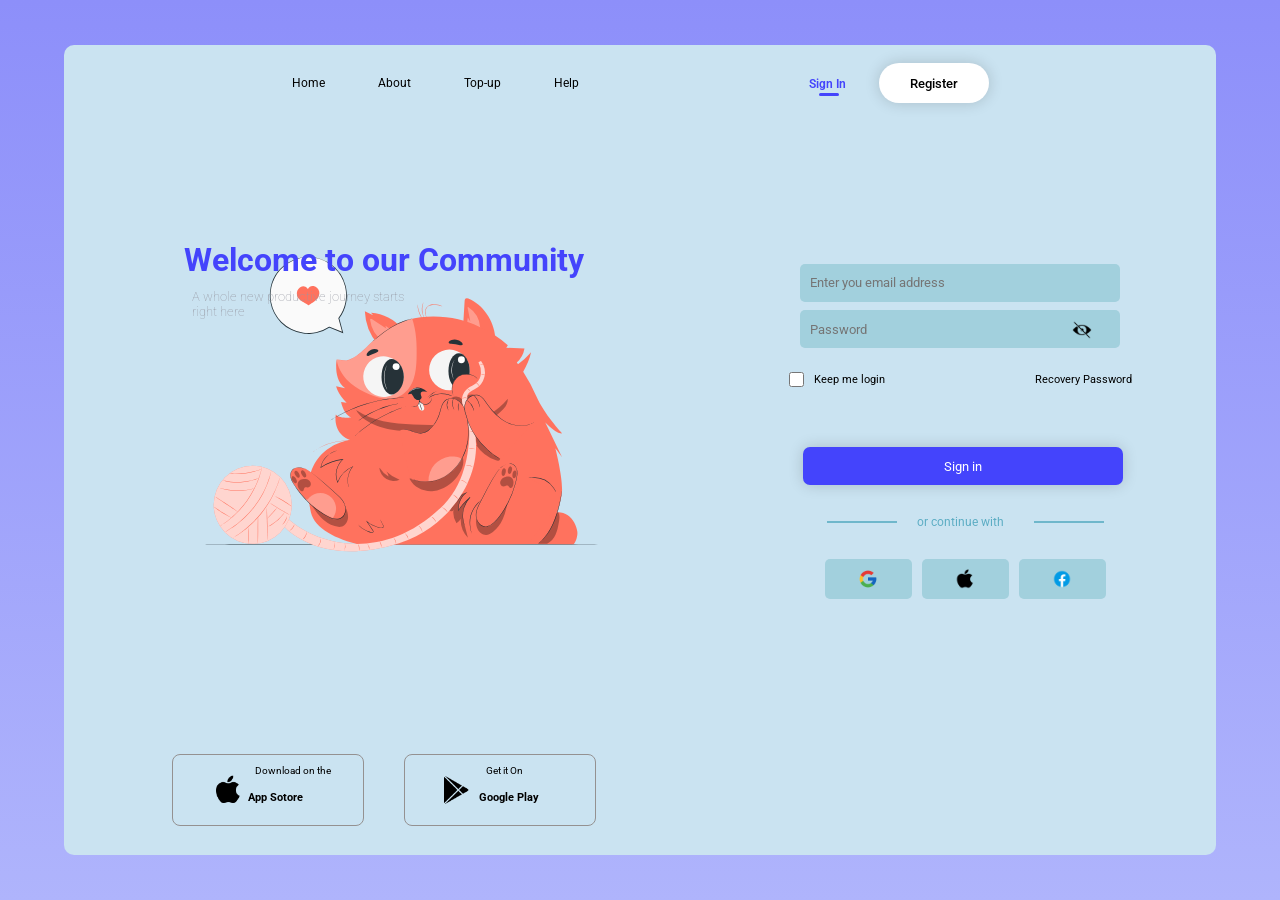
<file: index.html>
<html lang="en">
<head>
    <meta charset="UTF-8">
    <meta http-equiv="X-UA-Compatible" content="IE=edge">
    <meta name="viewport" content="width=device-width, initial-scale=1.0">
    <link rel="stylesheet" href="index.css">
    <title>Login</title>
</head>
<body>
    <header>
        <nav>
          <div class="menu">
            <a href="#" target="_blank" rel="noopener noreferrer">
                Home
            </a> 
            <a href="#" target="_blank" rel="noopener noreferrer">
                About
            </a> 
            <a href="#" target="_blank" rel="noopener noreferrer">
                Top-up
            </a> 
            <a href="#" target="_blank" rel="noopener noreferrer">
                Help
            </a> 
          </div>
          <div class="register">
            <a href="#" target="_blank" rel="noopener noreferrer">
                Sign In
            </a>
            <div></div>
            <button>Register</button>
          </div>
        </nav>
    </header>
    <main>
        <div class="left-side">
            <div class="image">
                <h1>Welcome to our Community</h1>
                <p>A whole new productive journey starts right here</p>
                <img src="./img/login-cat-animal-animate.svg" alt="">
            </div>
            <div class="store">
                <a href="#" class="apple-store">
                    <img src="./img/apple.png" alt="">
                    <p>Download on the</p>
                    <h6>App Sotore</h6>
                </a>
                <a  class="google-store">
                    <img src="./img/google-play.png" alt="">
                    <p>Get it On</p>
                    <h6>Google Play</h6>
                </a>
            </div>
        </div>
        <div class="right-side">
            <div class="form">
                <input  placeholder="Enter you email address" type="text">
                <div>
                    <input placeholder="Password" type="text">
                    <button><img src="./img/eye.png" alt=""></button>
                </div>
                <div class="check">
                    <input  id="check" type="checkbox">
                    <label for="check">Keep me login</label>
                    <a href="#">Recovery Password</a>
                </div>
            </div>
            <div class="sign" >
                <button>Sign in</button>
                <div>
                    <div></div>
                    <p>or continue with</p>
                    <div></div>
                </div>
            </div>
            <div class="logos">
                <a href="#">
                    <img src="./img/google.png" alt="">
                </a>
                <a href="#">
                    <img src="./img/apple.png" alt="">
                </a>
                <a href="#">
                    <img src="./img/facebook1.png" alt="">
                </a>
            </div>
        </div>
    </main>
</body>
</html>
</file>
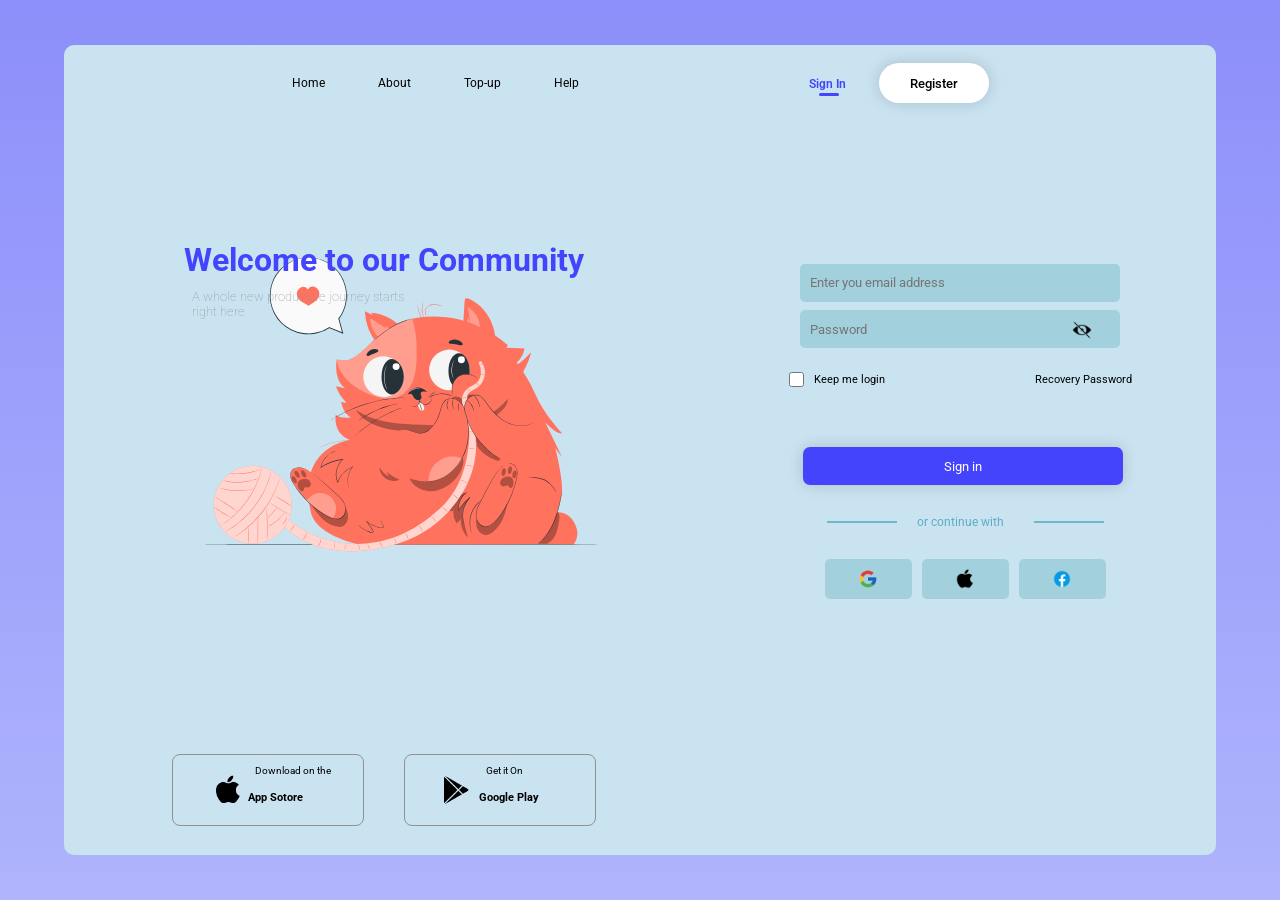
<file: src/index.html>
<html lang="en">
<head>
    <meta charset="UTF-8">
    <meta http-equiv="X-UA-Compatible" content="IE=edge">
    <meta name="viewport" content="width=device-width, initial-scale=1.0">
    <link rel="stylesheet" href="index.css">
    <title>Login</title>
</head>
<body>
    <header>
        <nav>
          <div class="menu">
            <a href="#" target="_blank" rel="noopener noreferrer">
                Home
            </a> 
            <a href="#" target="_blank" rel="noopener noreferrer">
                About
            </a> 
            <a href="#" target="_blank" rel="noopener noreferrer">
                Top-up
            </a> 
            <a href="#" target="_blank" rel="noopener noreferrer">
                Help
            </a> 
          </div>
          <div class="register">
            <a href="#" target="_blank" rel="noopener noreferrer">
                Sign In
            </a>
            <div></div>
            <button>Register</button>
          </div>
        </nav>
    </header>
    <main>
        <div class="left-side">
            <div class="image">
                <h1>Welcome to our Community</h1>
                <p>A whole new productive journey starts right here</p>
                <img src="../img/login-cat-animal-animate.svg" alt="">
            </div>
            <div class="store">
                <a href="#" class="apple-store">
                    <img src="../img/apple.png" alt="">
                    <p>Download on the</p>
                    <h6>App Sotore</h6>
                </a>
                <a  class="google-store">
                    <img src="../img/google-play.png" alt="">
                    <p>Get it On</p>
                    <h6>Google Play</h6>
                </a>
            </div>
        </div>
        <div class="right-side">
            <div class="form">
                <input  placeholder="Enter you email address" type="text">
                <div>
                    <input placeholder="Password" type="text">
                    <button><img src="../img/eye.png" alt=""></button>
                </div>
                <div class="check">
                    <input  id="check" type="checkbox">
                    <label for="check">Keep me login</label>
                    <a href="#">Recovery Password</a>
                </div>
            </div>
            <div class="sign" >
                <button>Sign in</button>
                <div>
                    <div></div>
                    <p>or continue with</p>
                    <div></div>
                </div>
            </div>
            <div class="logos">
                <a href="#">
                    <img src="../img/google.png" alt="">
                </a>
                <a href="#">
                    <img src="../img/apple.png" alt="">
                </a>
                <a href="#">
                    <img src="../img/facebook1.png" alt="">
                </a>
            </div>
        </div>
    </main>
</body>
</html>
</file>
<file: index.css>
@import url('https://fonts.googleapis.com/css2?family=Roboto:wght@500&display=swap');

*, ::before, ::after{
    content: "";
    margin: 0;
    padding: 0;
    font-family: "roboto";
    border: none;
}

body{
    background-image: linear-gradient( rgb(141, 143, 250) , rgb(175, 180, 252));
    display: flex;
    justify-content: center;
    align-items: center;
    flex-direction: column;
    width: 100vw;
    height: 100vh; 
}
a{
    text-decoration: none;
    cursor: pointer;
}

header{
    width: 90vw;
    height: 10vh;
    background: rgb(202, 227, 241);
    border-radius: 10px 10px 0 0;
    padding-top: 2vh;
    box-sizing: border-box;
}
nav{
    display: flex;
    justify-content: center;
    align-items: center; 
}

.menu{
    margin-right: 80px;
}

.menu a{
    color: black;
    margin-right: 50px;
    font-size: 12px;
}
.register{
    padding-left: 100px;
    position: relative;
}
.register  a{
    margin-right: 30px;
    font-size: 12px;
    font-weight: 600;
    color: rgb(68, 68, 252);
}
.register  div{
    margin-left: 100px;;
    width: 20px;
    height: 3px;
    background-color: rgb(68, 68, 252);
    position: absolute;
    top: 30;
    left: 10px;
    border-radius: 80px;
}

.register button{
    height: 40px;
    width: 110px;
    border-radius: 50px;
    background: white;
    font-weight: 500;
    cursor: pointer;
    box-shadow: 0px 0px 15px rgba(0, 0, 0, 0.164);
}

main{
    width: 90vw;
    height: 80vh;
    background: rgb(202, 227, 241);
    border-radius: 0 0 10px 10px;
    display: flex;
    position: relative;
    justify-content: space-between;
    z-index: -1;
}

main .left-side{
    display: flex;
    flex-direction: column;
}

main .left-side .image{
    display: flex;
    justify-content: center;
    align-items: center;
    flex-direction: column;
    position: relative;
    height: 90vh;
}

main .left-side .image h1{
    color: rgb(68, 68, 252);
    margin-top: -300px;
}

main .left-side .image p{
    width: 220px;
    font-size: 13px;
    color: rgb(151, 153, 163);
    font-weight: 100;
    margin-top: 10px;
    margin-left: -165px;
}

main .left-side .image img{
    position: absolute;
    max-width: 450px;
    max-height: 450px;
    z-index: -1;
    top:-10px;
    left: 115px;
}

.store{
    display: flex;
    justify-content: center;
    align-items: center;
    height: 20vh;
    width: 50vw;
}

.apple-store {
    display: flex;
    justify-content: center;
    align-items: center;
    position: relative;
    width: 15vw;
    height: 8vh;
    border: 1px solid rgb(148, 145, 145);
    box-sizing: border-box;
    border-radius: 8px;
    cursor: pointer;
    background: rgb(202, 227, 241);
}

.apple-store img{
    max-width: 30px;
    max-height: 30px;
    margin-left: -20px;
}

.apple-store p{
    font-size: 10px;
    position: absolute;
    left: 43%;
    top: 10px;
    color: black;
}

.apple-store h6 {
    margin-top: 15px;
    margin-left: 5px;
    color: black;
}


.google-store {
    display: flex;
    justify-content: center;
    align-items: center;
    position: relative;
    width: 15vw;
    height: 8vh;
    border: 1px solid rgb(148, 145, 145);
    box-sizing: border-box;
    border-radius: 8px;
    cursor: pointer;
    background: rgb(202, 227, 241);
    margin-left: 40px;
}

.google-store img{
    max-width: 30px;
    max-height: 30px;
    margin-left: -20px;
}

.google-store p{
    font-size: 10px;
    position: absolute;
    left: 62px;
    top: 10px;
    left: 42.8%;
}

.google-store h6 {
    margin-top: 15px;
    margin-left: 8px;
    color: black;
}


main .right-side{
    display: flex;
    flex-direction: column;
    height: 80vh;
    width: 50vw;
}

.form{
    display: flex;
    flex-direction: column;
    position: relative;
    height: 40vh;
    padding: 30px;
    padding-top: 40px;
    box-sizing: border-box;
    position: relative;
    justify-content: center;
    align-items: center;
    
}

.form input {
    height: 38px;
    width: 25vw;
    border-radius:5px;
    background: rgb(162, 208, 221);
    margin-top: 10px;
    padding-left: 10px;
    margin-left: 0px ;
}

.form div{
    height: 35px;
    width: 30vw;
    position: relative;
    display: flex;
    justify-content: center;
    align-items: center;
}

.form div input{
    margin-top: 20px;
}

.form div button{
    right: 60;
    top: 18px;
    width: 20px;
    height: 20px;
    position: absolute;
    background-color: transparent;
    cursor: pointer;
}

.form div img{
    width: 20px;
    height: 20px;
}

.check{
    padding-top: 15px;
    display: flex;
    justify-content: center;
    align-items: flex-start;
    font-size: 11px;
    margin-left: 0px;
}

.check input{
    height: 15px;
    width: 15px;
    border-radius:7px;
    margin-right: 10px;
}

.check label {
    margin-top: 20px;
    margin-right: 120px;
}

.check a {
    margin-top: 20px;
    color: black;
    cursor: pointer;
    padding-left: 30px;
    box-sizing: border-box;
}

.sign{
    margin-top: -48px;
    display: flex;
    justify-content: center;
    align-items: center;
    flex-direction: column;
}

.sign button{
  width: 25vw;
  height: 38px;
  margin-left:  5px;  
  margin-bottom: 30px;
  border-radius: 7px;
  background-color: rgb(68, 68, 252);
  color: white;
  box-shadow: 0px 0px 15px rgba(0, 0, 0, 0.164);
}

.sign div {
    display: flex;
    justify-content: center;
    align-items: center;
    margin-left: 20px;
}

.sign div div{
    width: 70px;
    height: 2px;
    background-color: rgba(92, 174, 196, 0.822);
    margin-left: -10px;
}

.sign p {
    margin-right: 40px;
    margin-left: 20px;
    font-size: 12px;
    color: rgb(92, 173, 196);
}

.logos{
    margin-top: 30px;
    display: flex;
    justify-content: center;
    align-items: center;
    margin-left: 20px;
}

.logos a {
    display: flex;
    justify-content: center;
    align-items: center;
    height: 40px;
    width: 87px;
    background: rgb(162, 208, 221);
    margin-right: 10px;
    border-radius: 5px;
}

.logos a img{
    width: 20px;
    height: 20px;
}
</file>
<file: src/index.css>
@import url('https://fonts.googleapis.com/css2?family=Roboto:wght@500&display=swap');

*, ::before, ::after{
    content: "";
    margin: 0;
    padding: 0;
    font-family: "roboto";
    border: none;
}

body{
    background-image: linear-gradient( rgb(141, 143, 250) , rgb(175, 180, 252));
    display: flex;
    justify-content: center;
    align-items: center;
    flex-direction: column;
    width: 100vw;
    height: 100vh; 
}
a{
    text-decoration: none;
    cursor: pointer;
}

header{
    width: 90vw;
    height: 10vh;
    background: rgb(202, 227, 241);
    border-radius: 10px 10px 0 0;
    padding-top: 2vh;
    box-sizing: border-box;
}
nav{
    display: flex;
    justify-content: center;
    align-items: center; 
}

.menu{
    margin-right: 80px;
}

.menu a{
    color: black;
    margin-right: 50px;
    font-size: 12px;
}
.register{
    padding-left: 100px;
    position: relative;
}
.register  a{
    margin-right: 30px;
    font-size: 12px;
    font-weight: 600;
    color: rgb(68, 68, 252);
}
.register  div{
    margin-left: 100px;;
    width: 20px;
    height: 3px;
    background-color: rgb(68, 68, 252);
    position: absolute;
    top: 30;
    left: 10px;
    border-radius: 80px;
}

.register button{
    height: 40px;
    width: 110px;
    border-radius: 50px;
    background: white;
    font-weight: 500;
    cursor: pointer;
    box-shadow: 0px 0px 15px rgba(0, 0, 0, 0.164);
}

main{
    width: 90vw;
    height: 80vh;
    background: rgb(202, 227, 241);
    border-radius: 0 0 10px 10px;
    display: flex;
    position: relative;
    justify-content: space-between;
    z-index: -1;
}

main .left-side{
    display: flex;
    flex-direction: column;
}

main .left-side .image{
    display: flex;
    justify-content: center;
    align-items: center;
    flex-direction: column;
    position: relative;
    height: 90vh;
}

main .left-side .image h1{
    color: rgb(68, 68, 252);
    margin-top: -300px;
}

main .left-side .image p{
    width: 220px;
    font-size: 13px;
    color: rgb(151, 153, 163);
    font-weight: 100;
    margin-top: 10px;
    margin-left: -165px;
}

main .left-side .image img{
    position: absolute;
    max-width: 450px;
    max-height: 450px;
    z-index: -1;
    top:-10px;
    left: 115px;
}

.store{
    display: flex;
    justify-content: center;
    align-items: center;
    height: 20vh;
    width: 50vw;
}

.apple-store {
    display: flex;
    justify-content: center;
    align-items: center;
    position: relative;
    width: 15vw;
    height: 8vh;
    border: 1px solid rgb(148, 145, 145);
    box-sizing: border-box;
    border-radius: 8px;
    cursor: pointer;
    background: rgb(202, 227, 241);
}

.apple-store img{
    max-width: 30px;
    max-height: 30px;
    margin-left: -20px;
}

.apple-store p{
    font-size: 10px;
    position: absolute;
    left: 43%;
    top: 10px;
    color: black;
}

.apple-store h6 {
    margin-top: 15px;
    margin-left: 5px;
    color: black;
}


.google-store {
    display: flex;
    justify-content: center;
    align-items: center;
    position: relative;
    width: 15vw;
    height: 8vh;
    border: 1px solid rgb(148, 145, 145);
    box-sizing: border-box;
    border-radius: 8px;
    cursor: pointer;
    background: rgb(202, 227, 241);
    margin-left: 40px;
}

.google-store img{
    max-width: 30px;
    max-height: 30px;
    margin-left: -20px;
}

.google-store p{
    font-size: 10px;
    position: absolute;
    left: 62px;
    top: 10px;
    left: 42.8%;
}

.google-store h6 {
    margin-top: 15px;
    margin-left: 8px;
    color: black;
}


main .right-side{
    display: flex;
    flex-direction: column;
    height: 80vh;
    width: 50vw;
}

.form{
    display: flex;
    flex-direction: column;
    position: relative;
    height: 40vh;
    padding: 30px;
    padding-top: 40px;
    box-sizing: border-box;
    position: relative;
    justify-content: center;
    align-items: center;
    
}

.form input {
    height: 38px;
    width: 25vw;
    border-radius:5px;
    background: rgb(162, 208, 221);
    margin-top: 10px;
    padding-left: 10px;
    margin-left: 0px ;
}

.form div{
    height: 35px;
    width: 30vw;
    position: relative;
    display: flex;
    justify-content: center;
    align-items: center;
}

.form div input{
    margin-top: 20px;
}

.form div button{
    right: 60;
    top: 18px;
    width: 20px;
    height: 20px;
    position: absolute;
    background-color: transparent;
    cursor: pointer;
}

.form div img{
    width: 20px;
    height: 20px;
}

.check{
    padding-top: 15px;
    display: flex;
    justify-content: center;
    align-items: flex-start;
    font-size: 11px;
    margin-left: 0px;
}

.check input{
    height: 15px;
    width: 15px;
    border-radius:7px;
    margin-right: 10px;
}

.check label {
    margin-top: 20px;
    margin-right: 120px;
}

.check a {
    margin-top: 20px;
    color: black;
    cursor: pointer;
    padding-left: 30px;
    box-sizing: border-box;
}

.sign{
    margin-top: -48px;
    display: flex;
    justify-content: center;
    align-items: center;
    flex-direction: column;
}

.sign button{
  width: 25vw;
  height: 38px;
  margin-left:  5px;  
  margin-bottom: 30px;
  border-radius: 7px;
  background-color: rgb(68, 68, 252);
  color: white;
  box-shadow: 0px 0px 15px rgba(0, 0, 0, 0.164);
}

.sign div {
    display: flex;
    justify-content: center;
    align-items: center;
    margin-left: 20px;
}

.sign div div{
    width: 70px;
    height: 2px;
    background-color: rgba(92, 174, 196, 0.822);
    margin-left: -10px;
}

.sign p {
    margin-right: 40px;
    margin-left: 20px;
    font-size: 12px;
    color: rgb(92, 173, 196);
}

.logos{
    margin-top: 30px;
    display: flex;
    justify-content: center;
    align-items: center;
    margin-left: 20px;
}

.logos a {
    display: flex;
    justify-content: center;
    align-items: center;
    height: 40px;
    width: 87px;
    background: rgb(162, 208, 221);
    margin-right: 10px;
    border-radius: 5px;
}

.logos a img{
    width: 20px;
    height: 20px;
}
</file>
